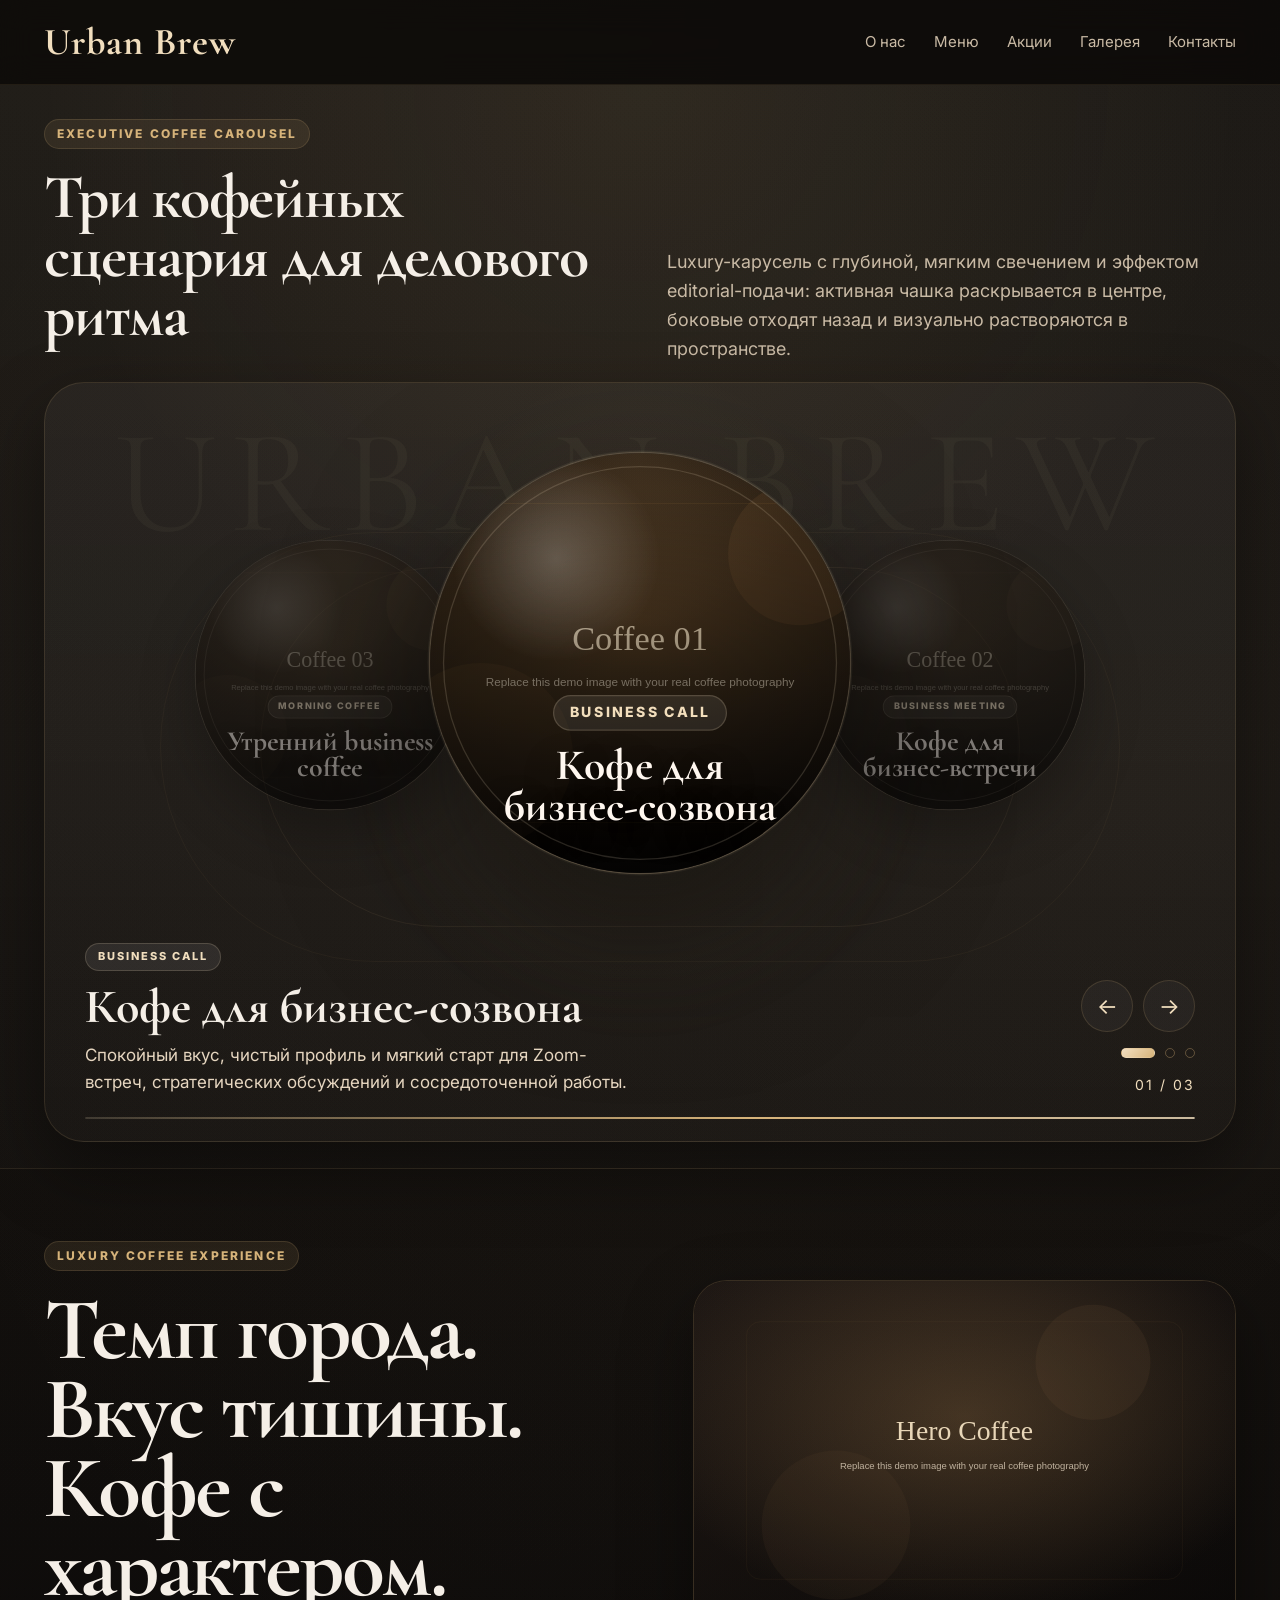
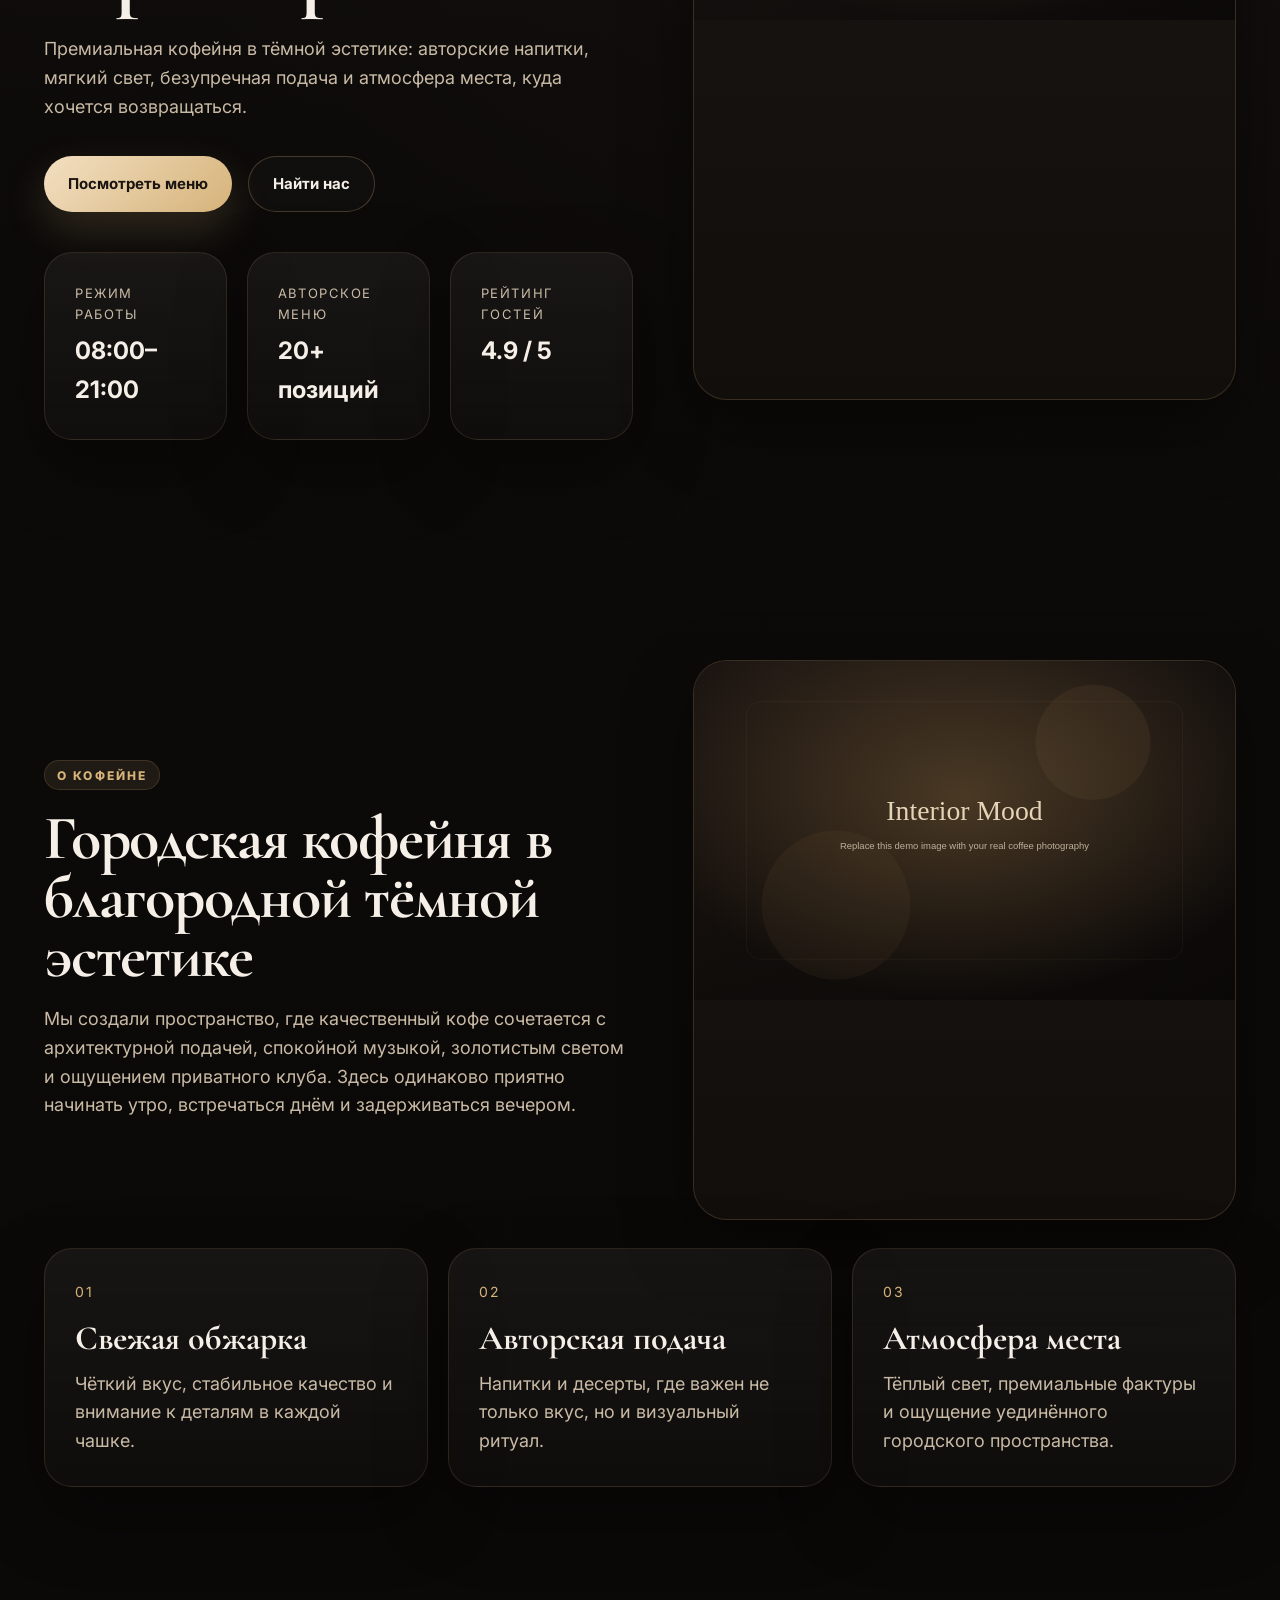
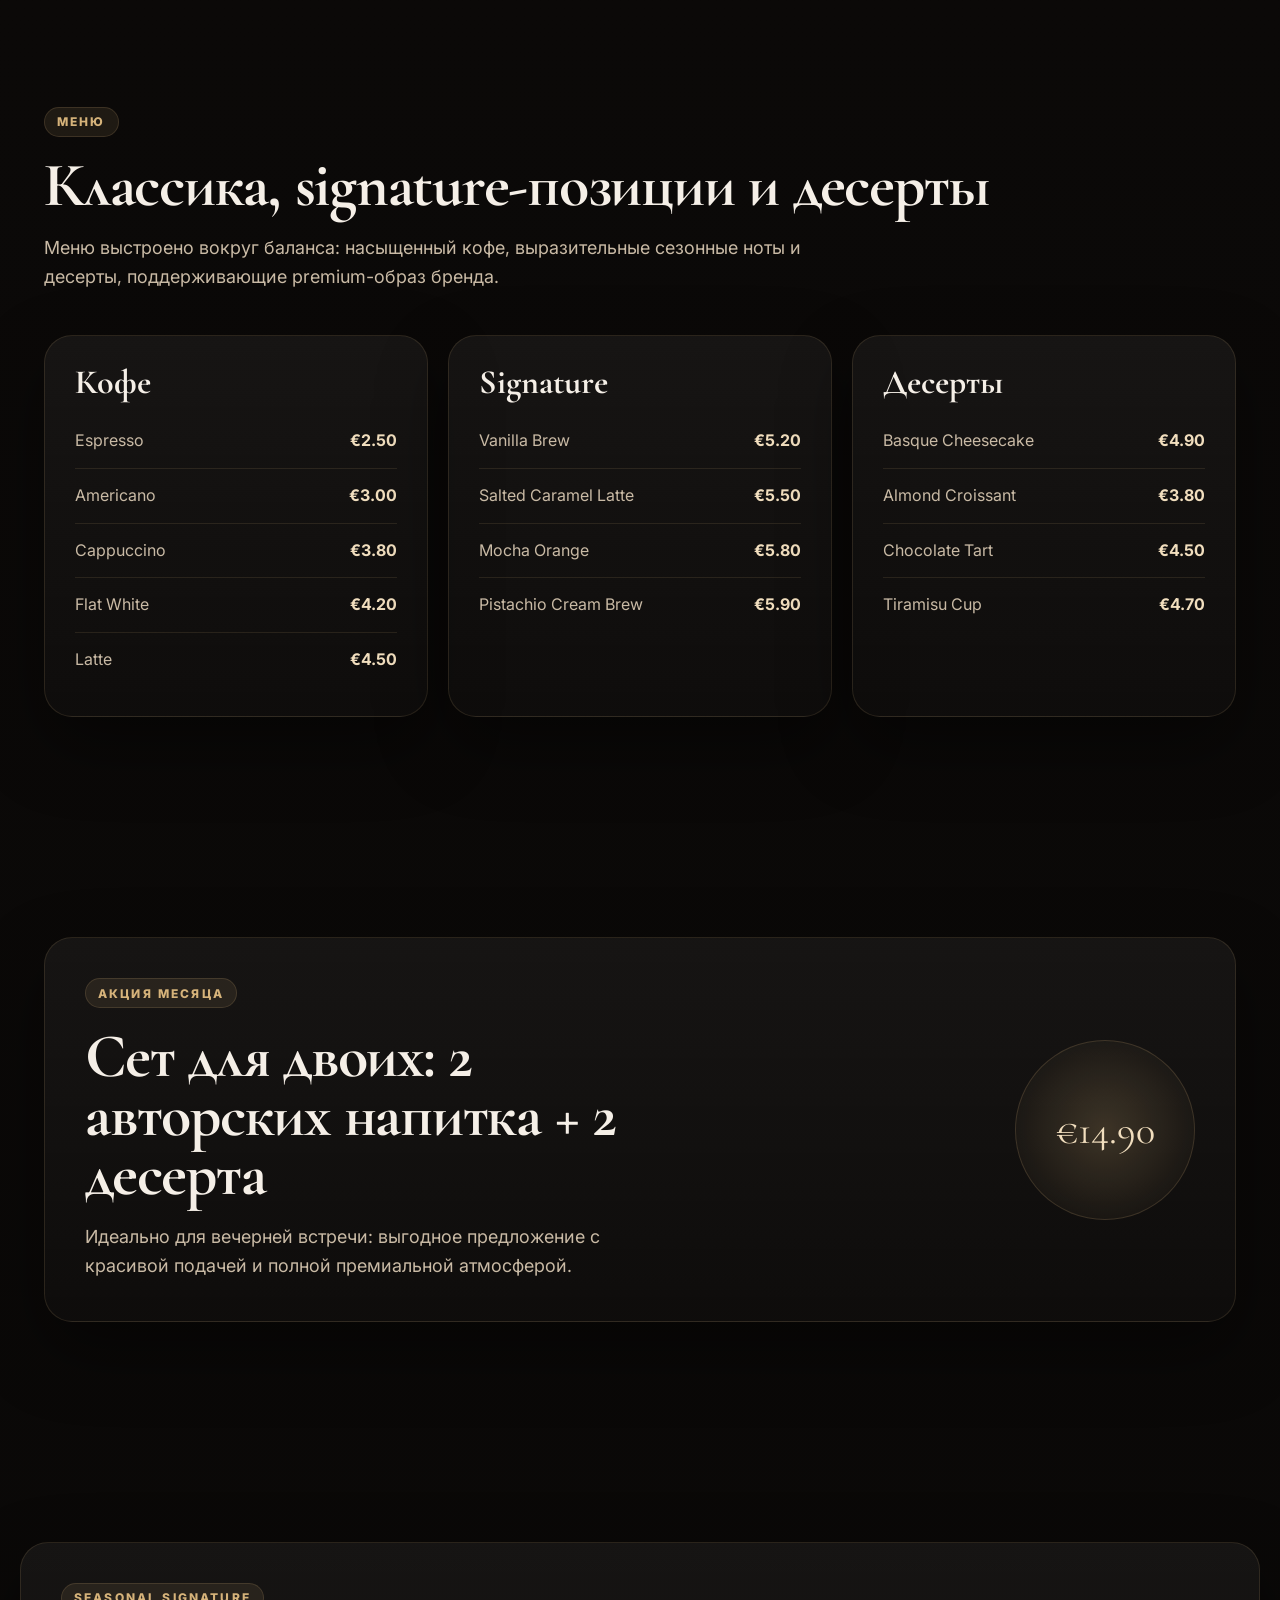
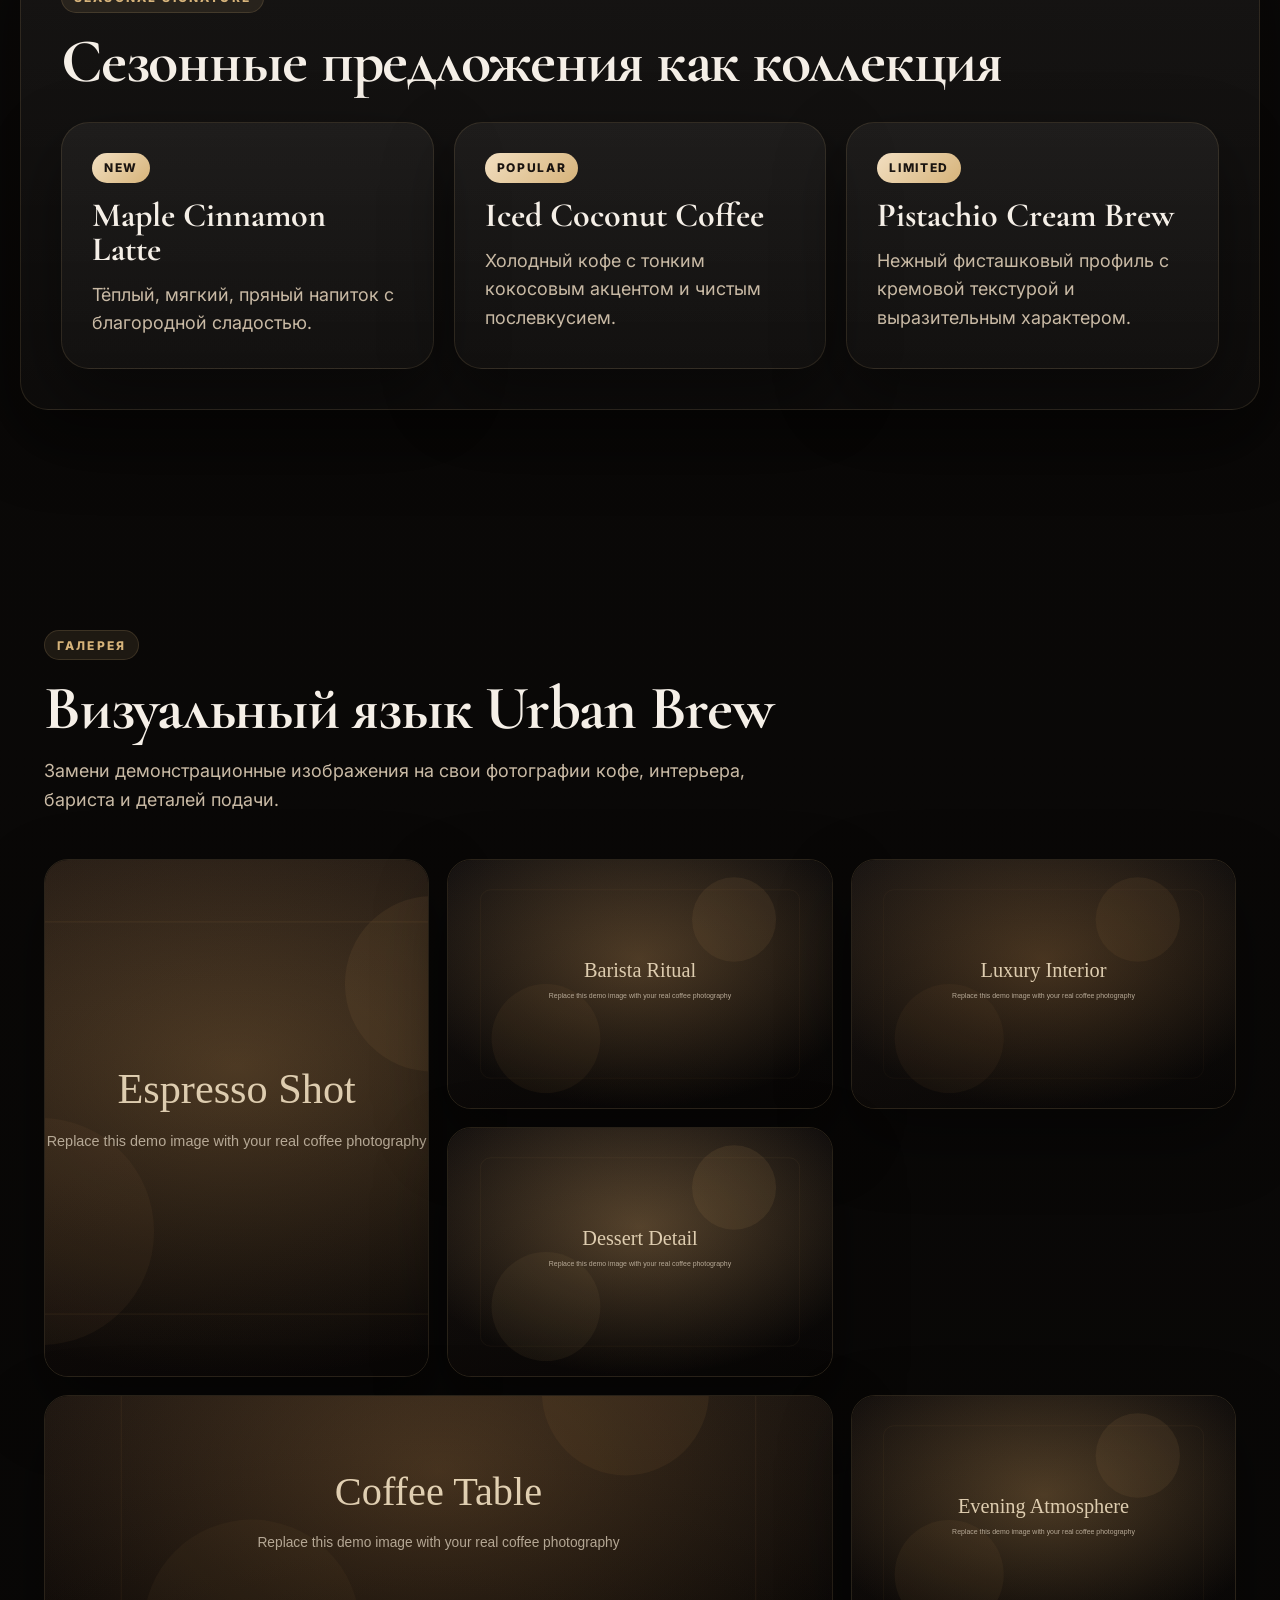
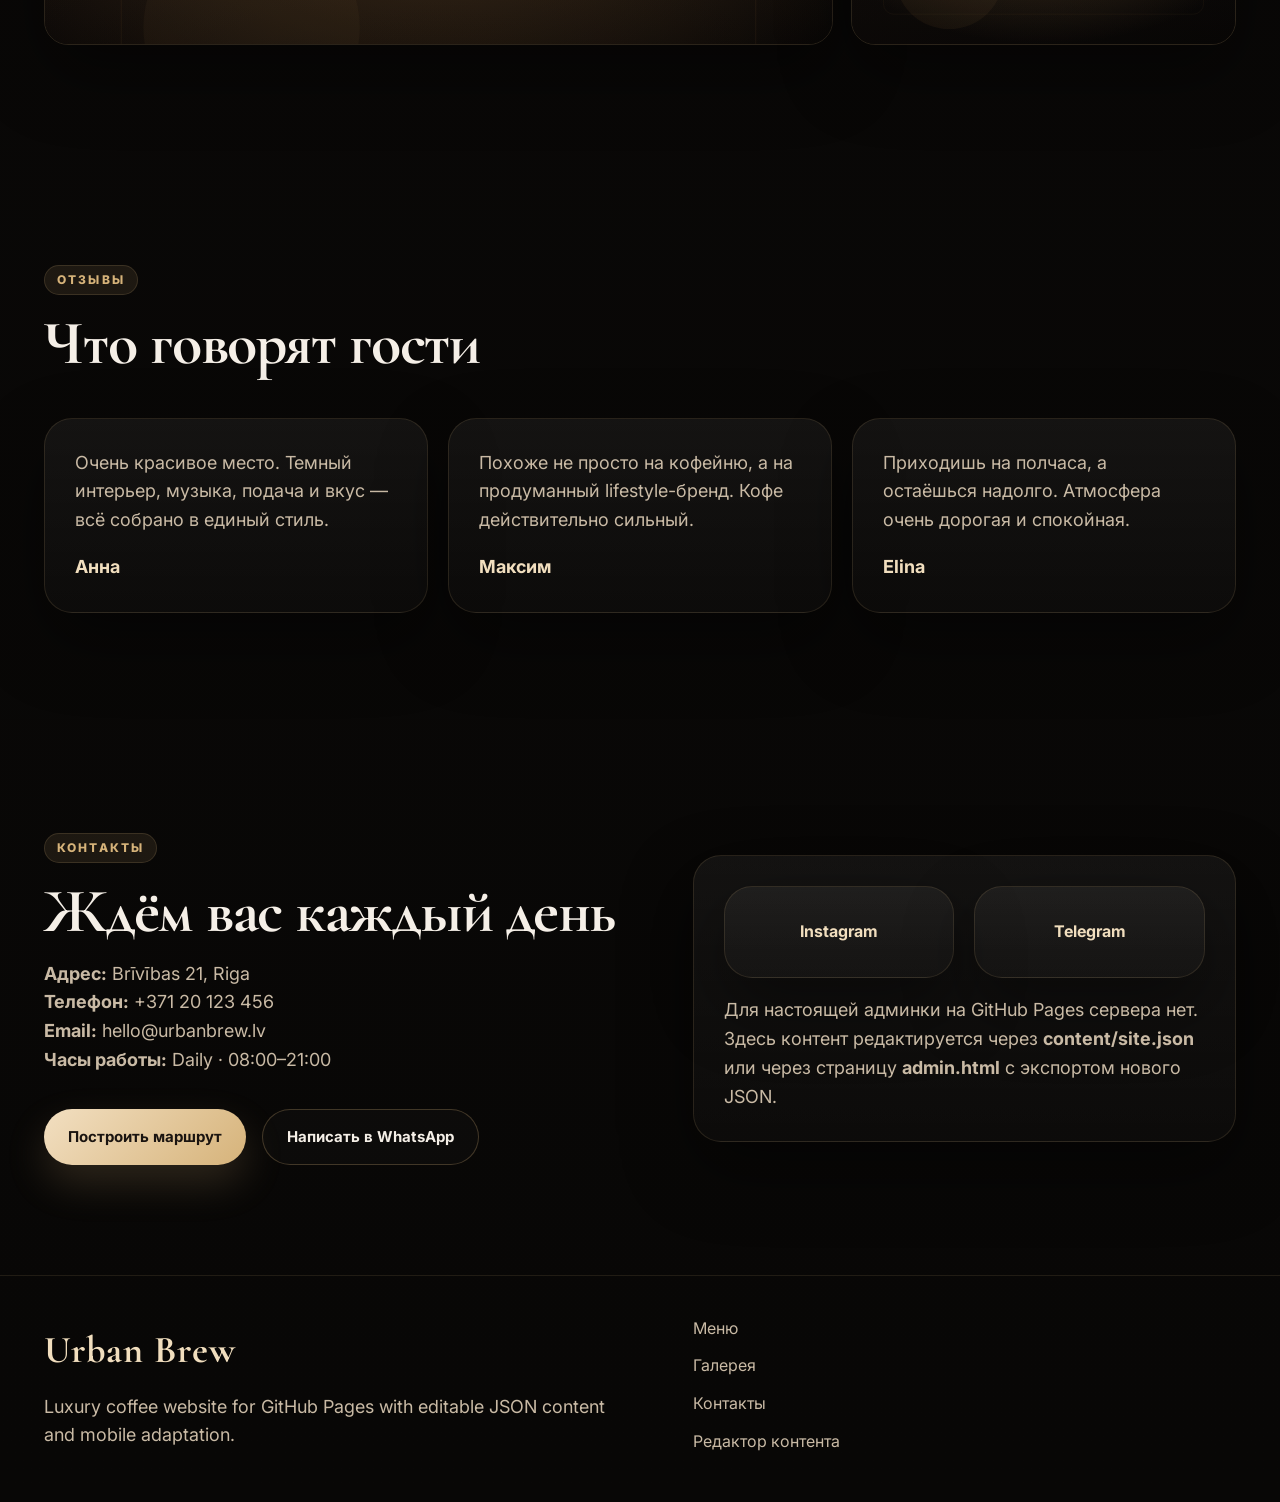
<file: index.html>
<!DOCTYPE html>
<html lang="ru">
<head>
  <meta charset="UTF-8" />
  <meta name="viewport" content="width=device-width, initial-scale=1.0" />
  <title>Urban Brew</title>
  <meta name="description" content="Premium coffee house" />
  <meta name="theme-color" content="#0f0d0c" />
  <link rel="preconnect" href="https://fonts.googleapis.com">
  <link rel="preconnect" href="https://fonts.gstatic.com" crossorigin>
  <link href="https://fonts.googleapis.com/css2?family=Cormorant+Garamond:wght@500;600;700&family=Inter:wght@400;500;600;700;800&display=swap" rel="stylesheet">
  <link rel="stylesheet" href="assets/css/styles.css" />
</head>
<body>
  <div class="page-shell">
    <header class="site-header">
      <div class="container header-row">
        <a href="#top" class="brand" data-bind="site.brand">Urban Brew</a>
        <button class="menu-toggle" aria-label="Открыть меню" aria-expanded="false">
          <span></span><span></span><span></span>
        </button>
        <nav class="site-nav">
          <a href="#about">О нас</a>
          <a href="#menu">Меню</a>
          <a href="#specials">Акции</a>
          <a href="#gallery">Галерея</a>
          <a href="#contacts">Контакты</a>
        </nav>
      </div>
    </header>

    <main id="top">
      <section class="business-slider-section">
        <div class="container">
          <div class="business-slider-top reveal">
            <div>
              <span class="eyebrow">Executive Coffee Carousel</span>
              <h2>Три кофейных сценария для делового ритма</h2>
            </div>
            <p class="section-text narrow-text">Luxury-карусель с глубиной, мягким свечением и эффектом editorial-подачи: активная чашка раскрывается в центре, боковые отходят назад и визуально растворяются в пространстве.</p>
          </div>

          <div class="business-slider-shell luxury-shell reveal delay-1">
            <div class="slider-backdrop-title" aria-hidden="true">Urban Brew</div>
            <div class="slider-stage-glow" aria-hidden="true"></div>
            <div class="slider-orbit orbit-left" aria-hidden="true"></div>
            <div class="slider-orbit orbit-right" aria-hidden="true"></div>

            <div class="business-slider" id="businessSlider"></div>

            <div class="business-slider-meta">
              <div class="business-slider-copy">
                <span class="meta-kicker" id="businessSlideMetaKicker"></span>
                <h3 id="businessSlideMetaTitle"></h3>
                <p id="businessSlideMetaText"></p>
              </div>

              <div class="business-slider-controls">
                <div class="business-slider-buttons">
                  <button class="slider-nav-button" id="businessSliderPrev" type="button" aria-label="Предыдущий слайд">←</button>
                  <button class="slider-nav-button" id="businessSliderNext" type="button" aria-label="Следующий слайд">→</button>
                </div>
                <div class="business-slider-dots" id="businessSliderDots"></div>
                <div class="business-slider-count">
                  <span id="businessSlideCurrent">01</span>
                  <span>/</span>
                  <span id="businessSlideTotal">03</span>
                </div>
              </div>
            </div>

            <div class="business-slider-progress"><span id="businessSliderProgress"></span></div>
          </div>
        </div>
      </section>

      <section class="hero-section">
        <div class="container hero-grid">
          <div class="hero-copy reveal">
            <p class="eyebrow" data-bind="hero.eyebrow"></p>
            <h1 data-bind="hero.title"></h1>
            <p class="hero-description" data-bind="hero.description"></p>
            <div class="hero-actions">
              <a class="btn btn-gold" id="primaryCta" href="#menu"></a>
              <a class="btn btn-outline" id="secondaryCta" href="#contacts"></a>
            </div>
            <div class="hero-meta" id="heroStats"></div>
          </div>
          <div class="hero-visual reveal delay-1">
            <div class="image-frame tall-frame">
              <img id="heroImage" alt="Фирменный кофейный напиток" />
            </div>
          </div>
        </div>
      </section>

      <section class="section about-section" id="about">
        <div class="container about-grid">
          <div class="reveal">
            <p class="eyebrow">О кофейне</p>
            <h2 data-bind="about.title"></h2>
            <p class="section-text" data-bind="about.text"></p>
          </div>
          <div class="reveal delay-1">
            <div class="image-frame medium-frame">
              <img id="aboutImage" alt="Интерьер кофейни" />
            </div>
          </div>
        </div>
        <div class="container feature-grid" id="aboutFeatures"></div>
      </section>

      <section class="section menu-section" id="menu">
        <div class="container section-head reveal">
          <p class="eyebrow">Меню</p>
          <h2 data-bind="menu.title"></h2>
          <p class="section-text narrow-text" data-bind="menu.description"></p>
        </div>
        <div class="container menu-grid" id="menuGrid"></div>
      </section>

      <section class="section promo-section" id="specials">
        <div class="container">
          <div class="promo-panel reveal">
            <div>
              <span class="promo-badge" data-bind="promo.badge"></span>
              <h2 data-bind="promo.title"></h2>
              <p class="section-text narrow-text" data-bind="promo.text"></p>
            </div>
            <div class="promo-price-wrap">
              <div class="promo-price" data-bind="promo.price"></div>
            </div>
          </div>
        </div>
      </section>

      <section class="section signature-section">
        <div class="container signature-panel reveal">
          <div>
            <p class="eyebrow">Seasonal Signature</p>
            <h2 data-bind="specials.title"></h2>
          </div>
          <div class="signature-grid" id="specialsGrid"></div>
        </div>
      </section>

      <section class="section gallery-section" id="gallery">
        <div class="container section-head reveal">
          <p class="eyebrow">Галерея</p>
          <h2 data-bind="gallery.title"></h2>
          <p class="section-text narrow-text" data-bind="gallery.description"></p>
        </div>
        <div class="container gallery-grid" id="galleryGrid"></div>
      </section>

      <section class="section reviews-section" id="reviews">
        <div class="container section-head reveal">
          <p class="eyebrow">Отзывы</p>
          <h2 data-bind="reviews.title"></h2>
        </div>
        <div class="container reviews-grid" id="reviewsGrid"></div>
      </section>

      <section class="section contacts-section" id="contacts">
        <div class="container contacts-grid">
          <div class="reveal">
            <p class="eyebrow">Контакты</p>
            <h2>Ждём вас каждый день</h2>
            <p class="contact-line"><strong>Адрес:</strong> <span data-bind="site.address"></span></p>
            <p class="contact-line"><strong>Телефон:</strong> <a id="phoneLink"><span data-bind="site.phone"></span></a></p>
            <p class="contact-line"><strong>Email:</strong> <a id="emailLink"><span data-bind="site.email"></span></a></p>
            <p class="contact-line"><strong>Часы работы:</strong> <span data-bind="site.hours"></span></p>
            <div class="hero-actions">
              <a class="btn btn-gold" id="mapButton" target="_blank" rel="noopener noreferrer">Построить маршрут</a>
              <a class="btn btn-outline" id="whatsButton" target="_blank" rel="noopener noreferrer">Написать в WhatsApp</a>
            </div>
          </div>
          <div class="reveal delay-1">
            <div class="contact-card">
              <div class="social-grid">
                <a class="social-card" id="instagramLink" target="_blank" rel="noopener noreferrer">Instagram</a>
                <a class="social-card" id="telegramLink" target="_blank" rel="noopener noreferrer">Telegram</a>
              </div>
              <p class="contact-note">Для настоящей админки на GitHub Pages сервера нет. Здесь контент редактируется через <strong>content/site.json</strong> или через страницу <strong>admin.html</strong> с экспортом нового JSON.</p>
            </div>
          </div>
        </div>
      </section>
    </main>

    <footer class="site-footer">
      <div class="container footer-row">
        <div>
          <a href="#top" class="brand footer-brand" data-bind="site.brand">Urban Brew</a>
          <p>Luxury coffee website for GitHub Pages with editable JSON content and mobile adaptation.</p>
        </div>
        <div class="footer-links">
          <a href="#menu">Меню</a>
          <a href="#gallery">Галерея</a>
          <a href="#contacts">Контакты</a>
          <a href="admin.html">Редактор контента</a>
        </div>
      </div>
    </footer>
  </div>

  <script src="assets/js/app.js"></script>
</body>
</html>
</file>
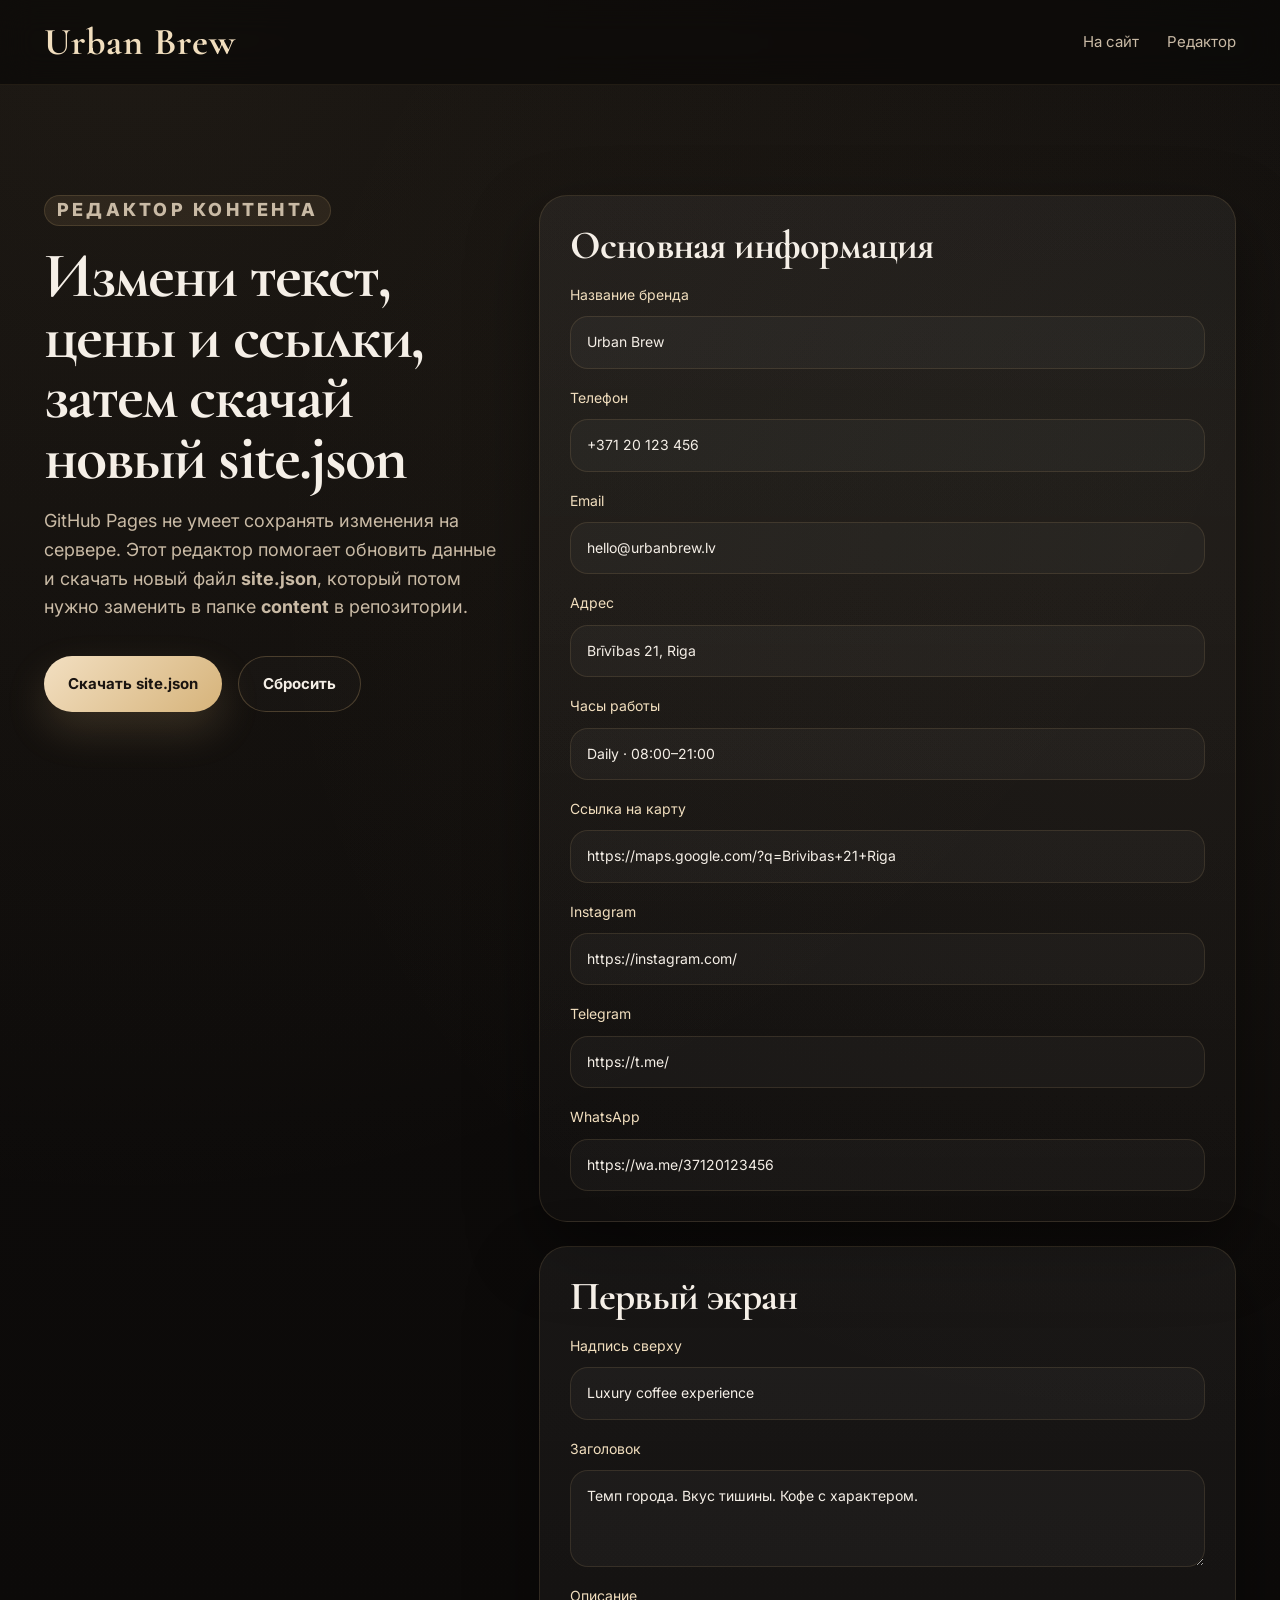
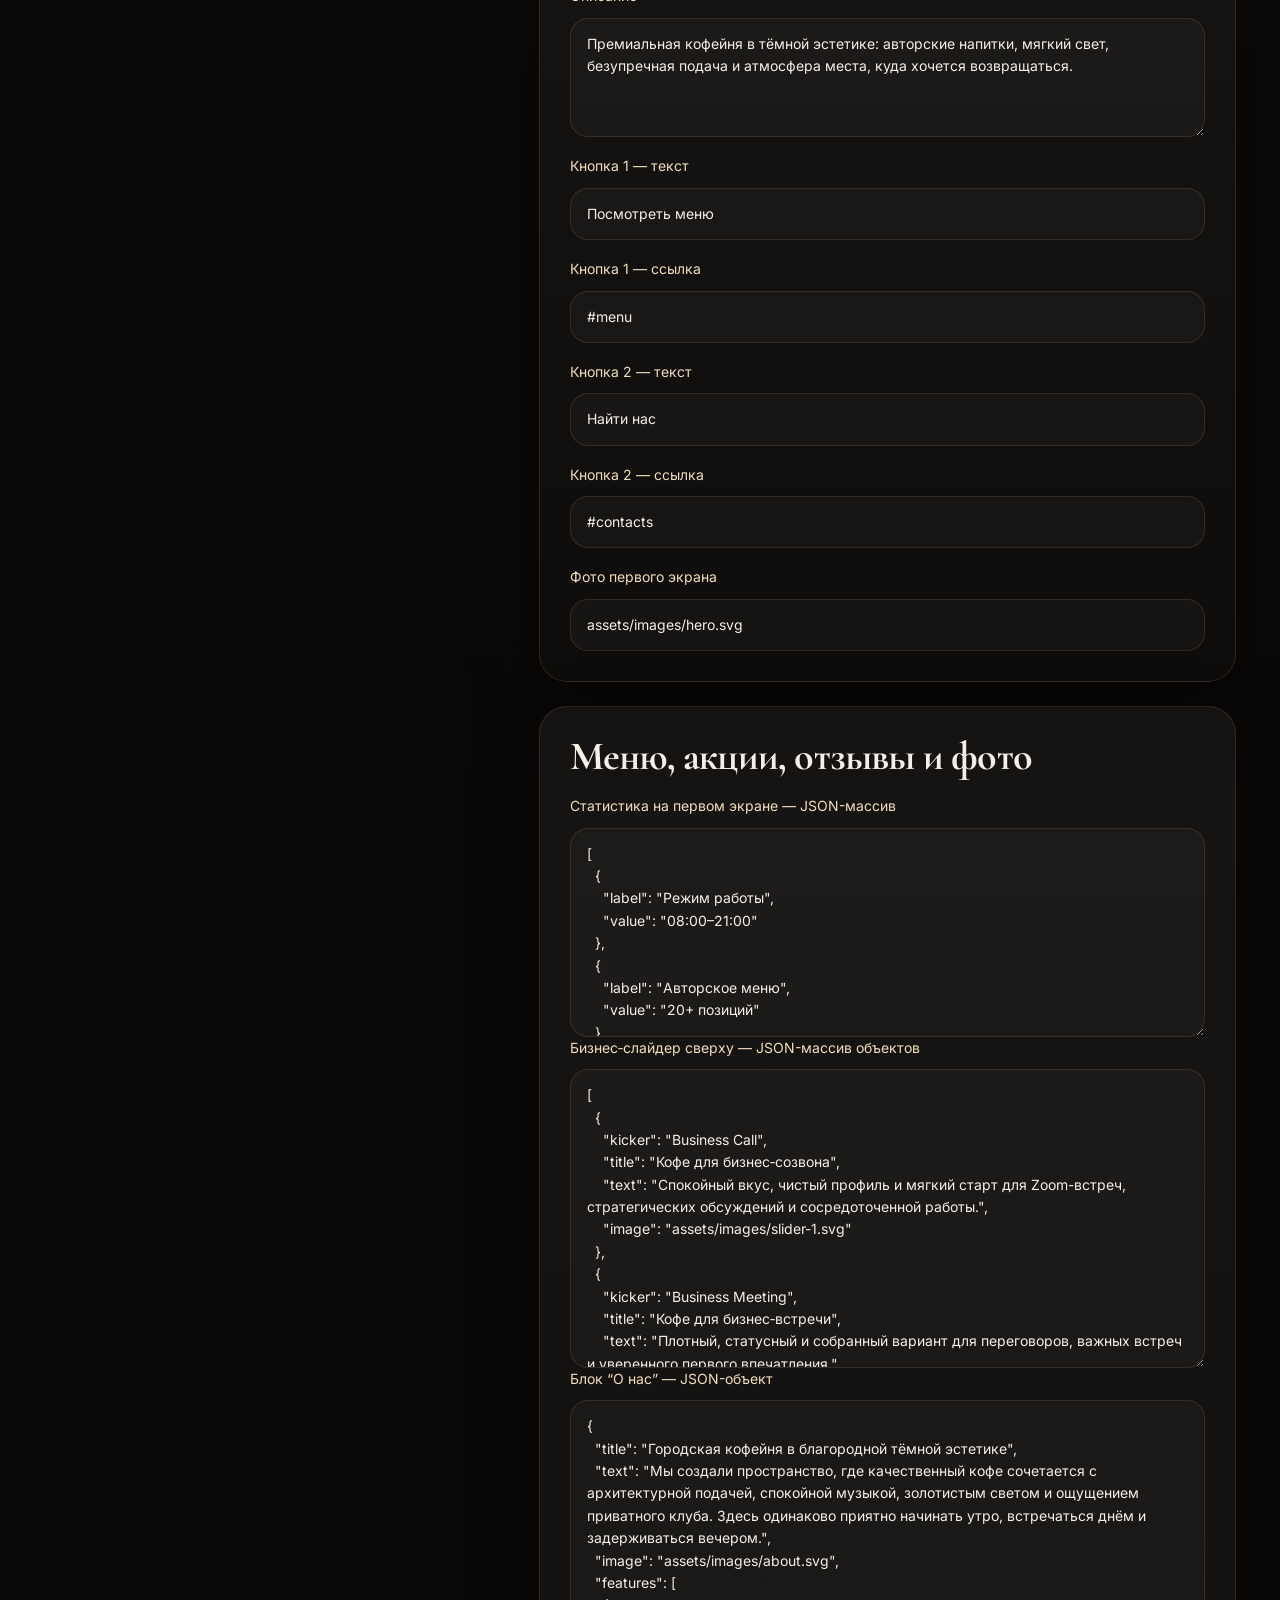
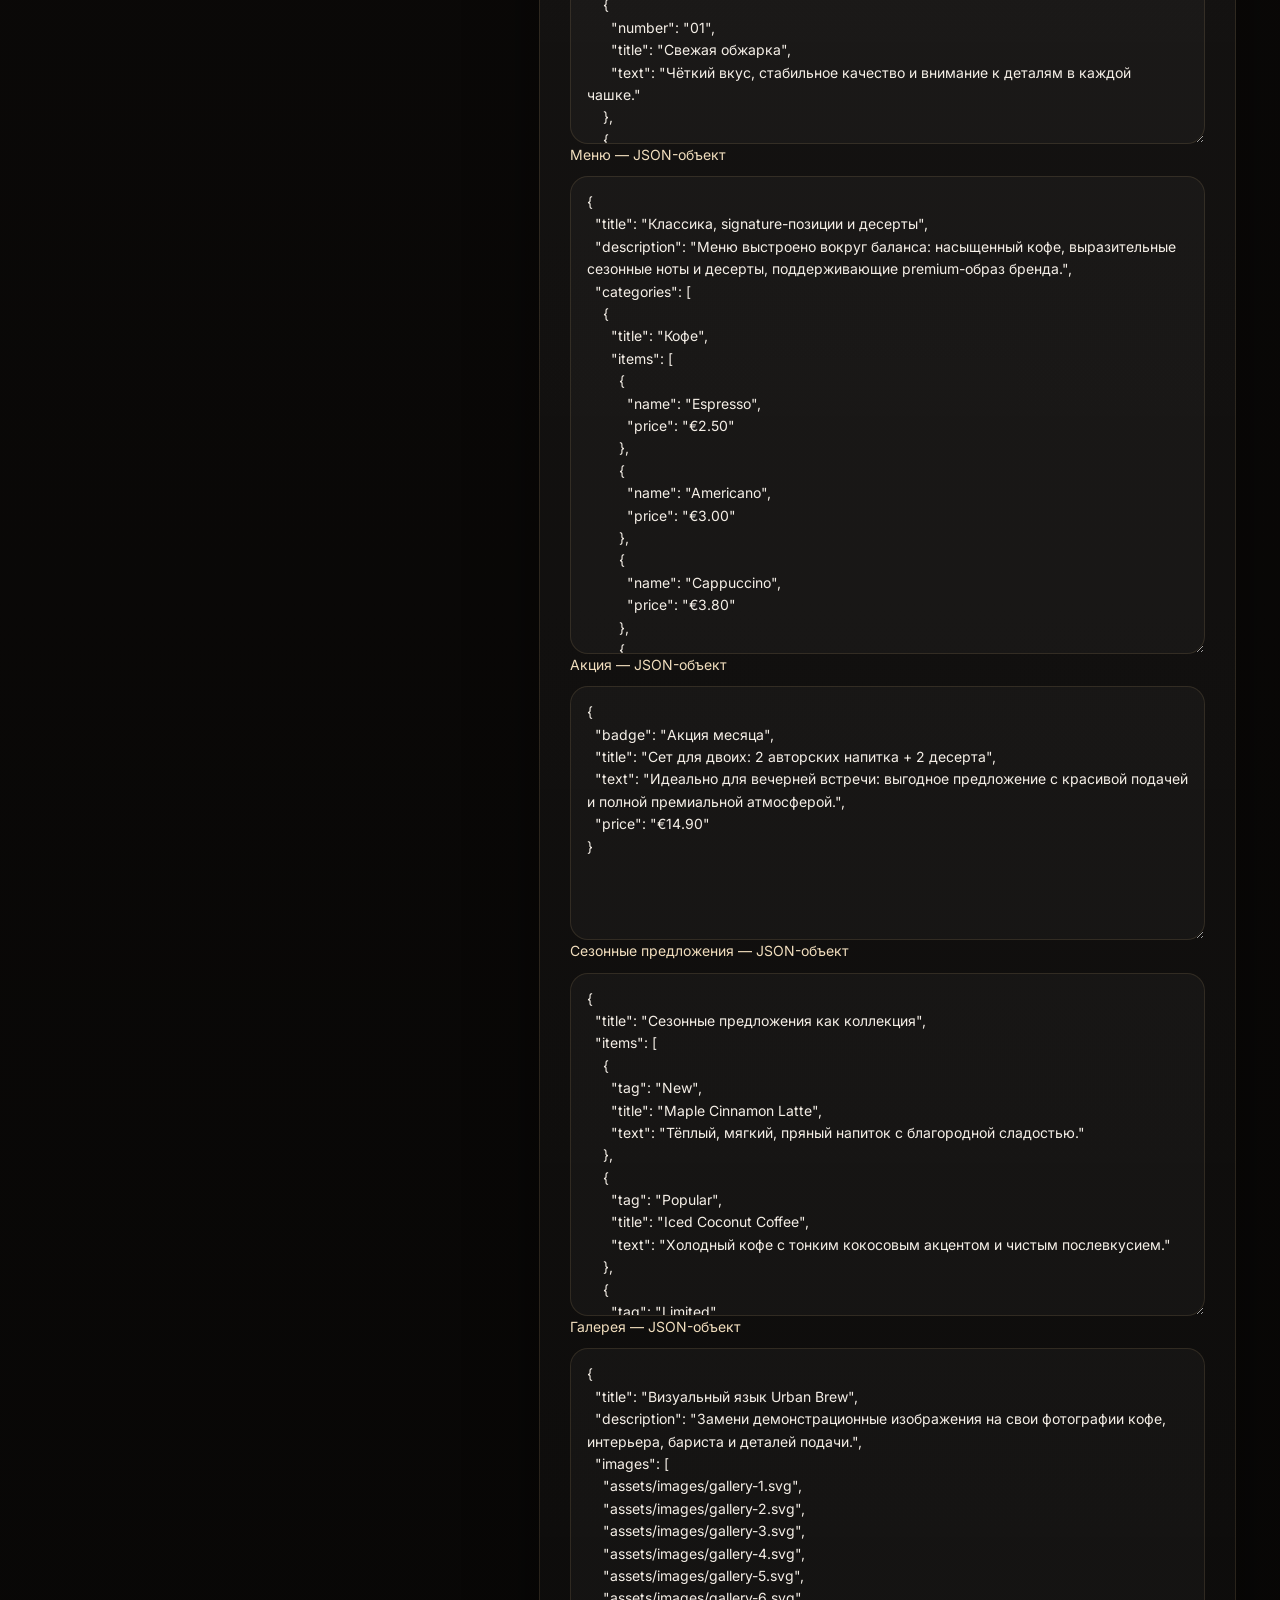
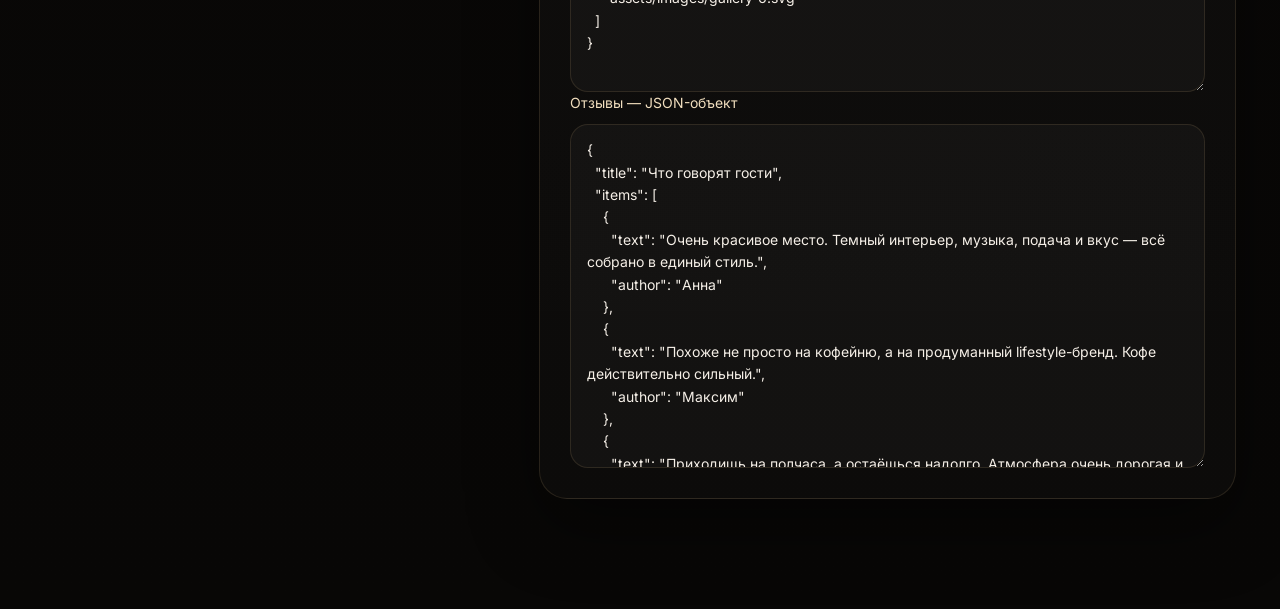
<file: admin.html>
<!DOCTYPE html>
<html lang="ru">
<head>
  <meta charset="UTF-8" />
  <meta name="viewport" content="width=device-width, initial-scale=1.0" />
  <title>Urban Brew — редактор контента</title>
  <meta name="theme-color" content="#0f0d0c" />
  <link rel="preconnect" href="https://fonts.googleapis.com">
  <link rel="preconnect" href="https://fonts.gstatic.com" crossorigin>
  <link href="https://fonts.googleapis.com/css2?family=Cormorant+Garamond:wght@500;600;700&family=Inter:wght@400;500;600;700;800&display=swap" rel="stylesheet">
  <link rel="stylesheet" href="assets/css/styles.css" />
</head>
<body>
  <div class="page-shell admin-shell">
    <header class="site-header">
      <div class="container header-row">
        <a href="index.html" class="brand">Urban Brew</a>
        <nav class="site-nav static-nav">
          <a href="index.html">На сайт</a>
          <a href="#editor">Редактор</a>
        </nav>
      </div>
    </header>

    <main class="section" id="editor">
      <div class="container admin-layout">
        <div class="admin-intro reveal in-view">
          <p class="eyebrow">Редактор контента</p>
          <h1 class="admin-title">Измени текст, цены и ссылки, затем скачай новый site.json</h1>
          <p class="section-text">GitHub Pages не умеет сохранять изменения на сервере. Этот редактор помогает обновить данные и скачать новый файл <strong>site.json</strong>, который потом нужно заменить в папке <strong>content</strong> в репозитории.</p>
          <div class="hero-actions">
            <button class="btn btn-gold" id="downloadJson">Скачать site.json</button>
            <button class="btn btn-outline" id="resetForm">Сбросить</button>
          </div>
        </div>

        <form class="admin-form reveal in-view" id="adminForm">
          <section class="admin-section">
            <h2>Основная информация</h2>
            <div class="form-grid">
              <label>Название бренда<input name="site.brand" /></label>
              <label>Телефон<input name="site.phone" /></label>
              <label>Email<input name="site.email" /></label>
              <label>Адрес<input name="site.address" /></label>
              <label>Часы работы<input name="site.hours" /></label>
              <label>Ссылка на карту<input name="site.mapUrl" /></label>
              <label>Instagram<input name="site.instagram" /></label>
              <label>Telegram<input name="site.telegram" /></label>
              <label>WhatsApp<input name="site.whatsapp" /></label>
            </div>
          </section>

          <section class="admin-section">
            <h2>Первый экран</h2>
            <div class="form-grid">
              <label>Надпись сверху<input name="hero.eyebrow" /></label>
              <label>Заголовок<textarea name="hero.title" rows="3"></textarea></label>
              <label>Описание<textarea name="hero.description" rows="4"></textarea></label>
              <label>Кнопка 1 — текст<input name="hero.primaryCtaText" /></label>
              <label>Кнопка 1 — ссылка<input name="hero.primaryCtaLink" /></label>
              <label>Кнопка 2 — текст<input name="hero.secondaryCtaText" /></label>
              <label>Кнопка 2 — ссылка<input name="hero.secondaryCtaLink" /></label>
              <label>Фото первого экрана<input name="hero.heroImage" /></label>
            </div>
          </section>

          <section class="admin-section">
            <h2>Меню, акции, отзывы и фото</h2>
            <label>Статистика на первом экране — JSON-массив<textarea name="hero.stats" rows="8"></textarea></label>
            <label>Бизнес‑слайдер сверху — JSON-массив объектов<textarea name="businessCoffeeSlides" rows="12"></textarea></label>
            <label>Блок “О нас” — JSON-объект<textarea name="about" rows="14"></textarea></label>
            <label>Меню — JSON-объект<textarea name="menu" rows="20"></textarea></label>
            <label>Акция — JSON-объект<textarea name="promo" rows="10"></textarea></label>
            <label>Сезонные предложения — JSON-объект<textarea name="specials" rows="14"></textarea></label>
            <label>Галерея — JSON-объект<textarea name="gallery" rows="14"></textarea></label>
            <label>Отзывы — JSON-объект<textarea name="reviews" rows="14"></textarea></label>
          </section>
        </form>
      </div>
    </main>
  </div>

  <script src="assets/js/admin.js"></script>
</body>
</html>
</file>
<file: assets/css/styles.css>
:root {
  --bg: #0b0908;
  --bg-soft: #14100e;
  --bg-card: rgba(255, 250, 244, 0.04);
  --bg-card-strong: rgba(255, 250, 244, 0.07);
  --line: rgba(214, 179, 122, 0.16);
  --gold: #d6b37a;
  --gold-soft: #f1debe;
  --text: #f5efe7;
  --muted: #c9baa5;
  --shadow: 0 28px 70px rgba(0, 0, 0, 0.42);
  --radius: 28px;
  --container: 1240px;
}

* {
  box-sizing: border-box;
  margin: 0;
  padding: 0;
}

html {
  scroll-behavior: smooth;
}

body {
  font-family: 'Inter', sans-serif;
  background:
    radial-gradient(circle at 10% 0%, rgba(214, 179, 122, 0.08), transparent 22%),
    radial-gradient(circle at 90% 10%, rgba(214, 179, 122, 0.05), transparent 18%),
    linear-gradient(180deg, #0f0d0c 0%, #0b0908 40%, #080706 100%);
  color: var(--text);
  line-height: 1.6;
  overflow-x: hidden;
}

a {
  color: inherit;
  text-decoration: none;
}

img {
  display: block;
  width: 100%;
  height: 100%;
  object-fit: cover;
}

button,
input,
textarea {
  font: inherit;
}

button {
  border: 0;
  background: transparent;
  cursor: pointer;
}

.container {
  width: 100%;
  max-width: var(--container);
  margin: 0 auto;
  padding: 0 24px;
}

.page-shell {
  min-height: 100vh;
}

.brand,
h1,
h2,
h3,
.admin-title {
  font-family: 'Cormorant Garamond', serif;
}

.brand {
  font-size: 38px;
  font-weight: 700;
  letter-spacing: 0.02em;
  color: var(--gold-soft);
}

.site-header {
  position: sticky;
  top: 0;
  z-index: 100;
  backdrop-filter: blur(16px);
  background: rgba(11, 9, 8, 0.72);
  border-bottom: 1px solid rgba(214, 179, 122, 0.1);
}

.header-row {
  min-height: 84px;
  display: flex;
  align-items: center;
  justify-content: space-between;
  gap: 20px;
}

.site-nav {
  display: flex;
  align-items: center;
  gap: 28px;
}

.site-nav a {
  font-size: 15px;
  color: var(--muted);
  transition: color 0.25s ease;
}

.site-nav a:hover {
  color: var(--gold-soft);
}

.menu-toggle {
  display: none;
  width: 46px;
  height: 46px;
  align-items: center;
  justify-content: center;
  flex-direction: column;
  gap: 5px;
  border-radius: 50%;
  border: 1px solid rgba(214, 179, 122, 0.18);
}

.menu-toggle span {
  width: 18px;
  height: 2px;
  border-radius: 99px;
  background: var(--gold-soft);
}

.business-slider-section {
  padding: 34px 0 26px;
  border-bottom: 1px solid rgba(214, 179, 122, 0.1);
  background:
    radial-gradient(circle at 50% 0%, rgba(214, 179, 122, 0.08), transparent 48%),
    linear-gradient(180deg, rgba(255,255,255,0.018), rgba(255,255,255,0.01));
}

.business-slider-top {
  display: grid;
  grid-template-columns: 1.02fr 0.98fr;
  gap: 30px;
  align-items: end;
  margin-bottom: 18px;
}

.luxury-shell {
  position: relative;
  height: 760px;
  overflow: hidden;
  border-radius: 40px;
  border: 1px solid rgba(214, 179, 122, 0.14);
  background:
    radial-gradient(circle at 50% 24%, rgba(214, 179, 122, 0.08), transparent 24%),
    linear-gradient(180deg, rgba(255,255,255,0.045), rgba(255,255,255,0.015));
  box-shadow: var(--shadow);
}

.slider-backdrop-title {
  position: absolute;
  left: 50%;
  top: 26px;
  transform: translateX(-50%);
  font-family: 'Cormorant Garamond', serif;
  font-size: 148px;
  line-height: 1;
  letter-spacing: 0.08em;
  text-transform: uppercase;
  color: rgba(241, 222, 190, 0.04);
  pointer-events: none;
  white-space: nowrap;
}

.slider-stage-glow {
  position: absolute;
  left: 50%;
  top: 49%;
  width: 560px;
  height: 560px;
  transform: translate(-50%, -50%);
  border-radius: 50%;
  background: radial-gradient(circle, rgba(214, 179, 122, 0.18) 0%, rgba(214, 179, 122, 0.06) 32%, transparent 70%);
  filter: blur(20px);
  pointer-events: none;
}

.slider-orbit {
  position: absolute;
  top: 48%;
  left: 50%;
  border: 1px solid rgba(214, 179, 122, 0.08);
  border-radius: 999px;
  transform: translate(-50%, -50%);
  pointer-events: none;
}

.orbit-left {
  width: 760px;
  height: 360px;
}

.orbit-right {
  width: 960px;
  height: 430px;
  opacity: 0.55;
}

.business-slider {
  position: relative;
  width: 100%;
  height: 540px;
}

.business-slide {
  position: absolute;
  top: 52%;
  left: 50%;
  width: 330px;
  aspect-ratio: 1 / 1;
  border-radius: 50%;
  overflow: hidden;
  cursor: pointer;
  border: 1px solid rgba(214, 179, 122, 0.16);
  background: var(--bg-card-strong);
  box-shadow: var(--shadow);
  transition:
    transform 0.9s cubic-bezier(0.22, 1, 0.36, 1),
    opacity 0.7s ease,
    filter 0.7s ease,
    box-shadow 0.7s ease;
}

.business-slide:focus-visible {
  outline: 2px solid rgba(241, 222, 190, 0.55);
  outline-offset: 6px;
}

.business-slide-ring,
.business-slide-shine,
.business-slide-overlay {
  position: absolute;
  inset: 0;
}

.business-slide-ring {
  border-radius: 50%;
  border: 1px solid rgba(241, 222, 190, 0.16);
  inset: 10px;
  z-index: 3;
}

.business-slide-shine {
  z-index: 1;
  background: radial-gradient(circle at 30% 25%, rgba(255,255,255,0.22), transparent 24%);
  mix-blend-mode: screen;
}

.business-slide-overlay {
  z-index: 1;
  background:
    linear-gradient(180deg, rgba(0,0,0,0.02) 8%, rgba(0,0,0,0.34) 45%, rgba(0,0,0,0.72) 100%),
    radial-gradient(circle at 50% 0%, rgba(214,179,122,0.1), transparent 38%);
}

.business-slide-content {
  position: absolute;
  left: 0;
  right: 0;
  bottom: 0;
  z-index: 4;
  padding: 30px 28px 34px;
  text-align: center;
}

.business-slide-kicker,
.meta-kicker {
  display: inline-flex;
  align-items: center;
  justify-content: center;
  min-height: 28px;
  padding: 0 12px;
  border-radius: 999px;
  border: 1px solid rgba(241, 222, 190, 0.18);
  background: rgba(255,255,255,0.08);
  color: var(--gold-soft);
  font-size: 11px;
  letter-spacing: 0.18em;
  text-transform: uppercase;
  font-weight: 800;
}

.business-slide-kicker {
  margin-bottom: 12px;
}

.business-slide h3 {
  margin-bottom: 0;
  line-height: 0.96;
  color: #fff7ef;
  text-shadow: 0 10px 28px rgba(0, 0, 0, 0.35);
}

.business-slide.is-active {
  transform: translate(-50%, -50%) scale(1.28);
  opacity: 1;
  filter: saturate(1.05);
  box-shadow: 0 42px 120px rgba(0, 0, 0, 0.52), 0 0 0 1px rgba(241, 222, 190, 0.08);
  z-index: 4;
}

.business-slide.is-prev {
  transform: translate(calc(-50% - 310px), calc(-50% + 12px)) scale(0.82);
  opacity: 0.62;
  filter: blur(0.6px) brightness(0.72) saturate(0.78);
  z-index: 2;
}

.business-slide.is-next {
  transform: translate(calc(-50% + 310px), calc(-50% + 12px)) scale(0.82);
  opacity: 0.62;
  filter: blur(0.6px) brightness(0.72) saturate(0.78);
  z-index: 2;
}

.business-slide.is-hidden-left {
  transform: translate(calc(-50% - 630px), calc(-50% + 24px)) scale(0.46);
  opacity: 0;
  filter: blur(6px) brightness(0.48) saturate(0.5);
  z-index: 1;
}

.business-slide.is-hidden-right {
  transform: translate(calc(-50% + 630px), calc(-50% + 24px)) scale(0.46);
  opacity: 0;
  filter: blur(6px) brightness(0.48) saturate(0.5);
  z-index: 1;
}

.business-slider-meta {
  position: absolute;
  left: 40px;
  right: 40px;
  bottom: 44px;
  z-index: 5;
  display: grid;
  grid-template-columns: 1.1fr auto;
  gap: 24px;
  align-items: end;
}

.business-slider-copy {
  max-width: 620px;
}

.business-slider-copy .meta-kicker {
  margin-bottom: 14px;
}

.business-slider-copy h3 {
  font-size: 48px;
  line-height: 0.94;
  margin-bottom: 12px;
}

.business-slider-copy p {
  color: #e6d6c0;
  font-size: 17px;
  max-width: 560px;
}

.business-slider-controls {
  display: grid;
  gap: 16px;
  justify-items: end;
}

.business-slider-buttons {
  display: flex;
  gap: 10px;
}

.slider-nav-button {
  width: 52px;
  height: 52px;
  border-radius: 50%;
  border: 1px solid rgba(214, 179, 122, 0.16);
  background: rgba(255,255,255,0.04);
  color: var(--gold-soft);
  font-size: 22px;
  transition: transform 0.25s ease, border-color 0.25s ease, background 0.25s ease;
}

.slider-nav-button:hover {
  transform: translateY(-2px);
  border-color: rgba(214, 179, 122, 0.34);
  background: rgba(255,255,255,0.06);
}

.business-slider-dots {
  position: relative;
  z-index: 5;
  display: flex;
  justify-content: flex-end;
  gap: 10px;
}

.business-dot {
  width: 10px;
  height: 10px;
  border-radius: 999px;
  border: 1px solid rgba(214, 179, 122, 0.35);
  background: transparent;
  transition: width 0.25s ease, background 0.25s ease, border-color 0.25s ease;
}

.business-dot.active {
  width: 34px;
  background: linear-gradient(135deg, #f2dfc1 0%, #d6b37a 100%);
  border-color: transparent;
}

.business-slider-count {
  color: var(--gold-soft);
  font-size: 14px;
  letter-spacing: 0.14em;
  text-transform: uppercase;
}

.business-slider-progress {
  position: absolute;
  left: 40px;
  right: 40px;
  bottom: 22px;
  height: 2px;
  border-radius: 999px;
  background: rgba(241, 222, 190, 0.08);
  overflow: hidden;
}

.business-slider-progress span {
  display: block;
  height: 100%;
  width: 0;
  border-radius: inherit;
  background: linear-gradient(90deg, rgba(241,222,190,0.1) 0%, rgba(214,179,122,1) 60%, rgba(241,222,190,0.8) 100%);
}

.hero-section {
  padding: 72px 0 110px;
}

.hero-grid,
.about-grid,
.contacts-grid,
.footer-row,
.promo-panel {
  display: grid;
  grid-template-columns: 1.04fr 0.96fr;
  gap: 60px;
  align-items: center;
}

.eyebrow,
.promo-badge {
  display: inline-flex;
  align-items: center;
  min-height: 30px;
  padding: 0 12px;
  margin-bottom: 20px;
  border-radius: 999px;
  background: rgba(214, 179, 122, 0.1);
  border: 1px solid rgba(214, 179, 122, 0.16);
  font-size: 12px;
  font-weight: 800;
  text-transform: uppercase;
  letter-spacing: 0.18em;
  color: var(--gold);
}

h1 {
  font-size: 88px;
  line-height: 0.9;
  letter-spacing: -0.03em;
  margin-bottom: 28px;
  max-width: 780px;
}

h2 {
  font-size: 62px;
  line-height: 0.95;
  letter-spacing: -0.02em;
  margin-bottom: 18px;
}

h3 {
  font-size: 34px;
  line-height: 1;
  margin-bottom: 14px;
}

.hero-description,
.section-text,
.contact-line,
.review-card p,
.feature-card p,
.signature-card p,
.site-footer p,
.contact-note,
.admin-intro p,
label {
  color: var(--muted);
  font-size: 18px;
}

.narrow-text {
  max-width: 760px;
}

.hero-actions {
  display: flex;
  flex-wrap: wrap;
  gap: 16px;
  margin-top: 34px;
}

.btn {
  display: inline-flex;
  align-items: center;
  justify-content: center;
  min-height: 56px;
  padding: 0 24px;
  border-radius: 999px;
  font-weight: 700;
  font-size: 15px;
  transition: transform 0.25s ease, border-color 0.25s ease, opacity 0.25s ease;
}

.btn:hover {
  transform: translateY(-2px);
}

.btn-gold {
  color: #1a1410;
  background: linear-gradient(135deg, #f2dfc1 0%, #d6b37a 100%);
  box-shadow: 0 18px 40px rgba(214, 179, 122, 0.18);
}

.btn-outline {
  color: var(--text);
  border: 1px solid rgba(214, 179, 122, 0.26);
  background: rgba(255, 255, 255, 0.02);
}

.btn-outline:hover {
  border-color: rgba(214, 179, 122, 0.45);
}

.hero-meta,
.feature-grid,
.menu-grid,
.signature-grid,
.reviews-grid,
.social-grid {
  display: grid;
  grid-template-columns: repeat(3, 1fr);
  gap: 20px;
}

.hero-meta {
  margin-top: 40px;
}

.meta-card,
.feature-card,
.menu-card,
.signature-card,
.review-card,
.promo-panel,
.signature-panel,
.contact-card,
.social-card,
.admin-section {
  background: linear-gradient(180deg, rgba(255,255,255,0.05), rgba(255,255,255,0.02));
  border: 1px solid rgba(214, 179, 122, 0.14);
  box-shadow: var(--shadow);
  border-radius: var(--radius);
}

.meta-card,
.feature-card,
.menu-card,
.signature-card,
.review-card,
.contact-card,
.admin-section {
  padding: 30px;
}

.meta-card span {
  display: block;
  margin-bottom: 8px;
  font-size: 13px;
  color: var(--muted);
  letter-spacing: 0.12em;
  text-transform: uppercase;
}

.meta-card strong,
.promo-price {
  font-size: 24px;
  color: var(--text);
}

.image-frame {
  position: relative;
  overflow: hidden;
  border-radius: 34px;
  border: 1px solid rgba(214, 179, 122, 0.18);
  background: #15110e;
  box-shadow: var(--shadow);
}

.image-frame::after,
.gallery-item::after {
  content: '';
  position: absolute;
  inset: 0;
  background: linear-gradient(180deg, rgba(255,255,255,0.02), rgba(0,0,0,0.18));
  pointer-events: none;
}

.tall-frame {
  min-height: 720px;
}

.medium-frame {
  min-height: 560px;
}

.section {
  padding: 110px 0;
}

.section-head {
  margin-bottom: 44px;
}

.feature-grid,
.menu-grid,
.reviews-grid {
  margin-top: 28px;
}

.feature-number {
  display: inline-block;
  margin-bottom: 18px;
  font-size: 14px;
  color: var(--gold);
  letter-spacing: 0.16em;
}

.menu-card ul {
  list-style: none;
}

.menu-card li {
  display: flex;
  justify-content: space-between;
  align-items: center;
  gap: 16px;
  padding: 14px 0;
  border-bottom: 1px solid rgba(214, 179, 122, 0.12);
}

.menu-card li:last-child {
  border-bottom: 0;
}

.menu-card li span {
  color: var(--muted);
}

.menu-card li strong {
  color: var(--gold-soft);
}

.promo-panel {
  padding: 40px;
}

.promo-price-wrap {
  display: flex;
  justify-content: flex-end;
}

.promo-price {
  width: 180px;
  height: 180px;
  border-radius: 50%;
  display: flex;
  align-items: center;
  justify-content: center;
  background: radial-gradient(circle, rgba(214, 179, 122, 0.22) 0%, rgba(214, 179, 122, 0.05) 70%);
  border: 1px solid rgba(214, 179, 122, 0.18);
  color: var(--gold-soft);
  font-size: 40px;
  font-family: 'Cormorant Garamond', serif;
}

.signature-panel {
  padding: 40px;
}

.signature-grid {
  margin-top: 30px;
}

.tag {
  display: inline-flex;
  align-items: center;
  min-height: 30px;
  padding: 0 12px;
  margin-bottom: 16px;
  border-radius: 999px;
  background: linear-gradient(135deg, #f2dfc1 0%, #d6b37a 100%);
  color: #1a1410;
  font-size: 12px;
  font-weight: 800;
  letter-spacing: 0.14em;
  text-transform: uppercase;
}

.gallery-grid {
  display: grid;
  grid-template-columns: repeat(3, 1fr);
  grid-auto-rows: 250px;
  gap: 18px;
}

.gallery-item {
  position: relative;
  overflow: hidden;
  border-radius: 24px;
  border: 1px solid rgba(214, 179, 122, 0.16);
  box-shadow: var(--shadow);
}

.gallery-item.large {
  grid-row: span 2;
}

.gallery-item.wide {
  grid-column: span 2;
}

.review-card strong {
  display: inline-block;
  margin-top: 18px;
  color: var(--gold-soft);
  font-size: 18px;
}

.social-grid {
  grid-template-columns: repeat(2, 1fr);
  margin-bottom: 18px;
}

.social-card {
  display: flex;
  align-items: center;
  justify-content: center;
  min-height: 92px;
  color: var(--gold-soft);
  font-weight: 700;
}

.site-footer {
  padding: 40px 0 48px;
  border-top: 1px solid rgba(214, 179, 122, 0.12);
}

.footer-brand {
  display: inline-block;
  margin-bottom: 12px;
}

.footer-links {
  display: flex;
  flex-direction: column;
  gap: 12px;
  align-items: flex-start;
}

.footer-links a {
  color: var(--muted);
}

.footer-links a:hover {
  color: var(--gold-soft);
}

.reveal {
  opacity: 0;
  transform: translateY(28px);
  transition: opacity 0.75s ease, transform 0.75s ease;
}

.reveal.in-view {
  opacity: 1;
  transform: translateY(0);
}

.delay-1 { transition-delay: 0.12s; }
.delay-2 { transition-delay: 0.24s; }

/* Admin */
.admin-shell .site-header {
  position: sticky;
}

.admin-layout {
  display: grid;
  grid-template-columns: 0.8fr 1.2fr;
  gap: 30px;
}

.admin-title {
  font-size: 64px;
  line-height: 0.95;
  margin-bottom: 18px;
}

.admin-form {
  display: grid;
  gap: 24px;
}

.admin-section h2 {
  font-size: 40px;
  margin-bottom: 20px;
}

.form-grid {
  display: grid;
  gap: 18px;
}

label {
  display: grid;
  gap: 10px;
  font-size: 14px;
  color: var(--gold-soft);
}

input,
textarea {
  width: 100%;
  border-radius: 18px;
  border: 1px solid rgba(214, 179, 122, 0.14);
  background: rgba(255, 255, 255, 0.03);
  color: var(--text);
  padding: 14px 16px;
  resize: vertical;
}

input:focus,
textarea:focus {
  outline: 1px solid rgba(214, 179, 122, 0.42);
  border-color: rgba(214, 179, 122, 0.35);
}

@media (max-width: 1180px) {
  h1 { font-size: 70px; }
  h2 { font-size: 52px; }
  .hero-grid,
  .about-grid,
  .contacts-grid,
  .footer-row,
  .promo-panel,
  .admin-layout,
  .hero-meta,
  .feature-grid,
  .menu-grid,
  .signature-grid,
  .reviews-grid {
    grid-template-columns: 1fr;
  }

  .promo-price-wrap { justify-content: flex-start; }
  .tall-frame { min-height: 520px; }
  .medium-frame { min-height: 400px; }
  .business-slider-top,
  .business-slider-meta { grid-template-columns: 1fr; }
  .luxury-shell { height: 720px; }
  .slider-backdrop-title { font-size: 110px; top: 36px; }
  .business-slider { height: 500px; }
  .business-slide { width: 290px; }
  .business-slide.is-prev { transform: translate(calc(-50% - 220px), calc(-50% + 12px)) scale(0.74); }
  .business-slide.is-next { transform: translate(calc(-50% + 220px), calc(-50% + 12px)) scale(0.74); }
  .business-slider-controls { justify-items: start; }
  .gallery-grid { grid-template-columns: 1fr 1fr; }
  .gallery-item.large,
  .gallery-item.wide { grid-row: span 1; grid-column: span 1; }
}

@media (max-width: 780px) {
  .menu-toggle {
    display: inline-flex;
  }

  .site-nav:not(.static-nav) {
    position: absolute;
    top: calc(100% + 10px);
    left: 16px;
    right: 16px;
    display: flex;
    flex-direction: column;
    align-items: flex-start;
    gap: 14px;
    padding: 18px;
    border-radius: 24px;
    background: rgba(11, 9, 8, 0.98);
    border: 1px solid rgba(214, 179, 122, 0.14);
    box-shadow: var(--shadow);
    opacity: 0;
    pointer-events: none;
    transform: translateY(-10px);
    transition: 0.25s ease;
  }

  .site-nav.open {
    opacity: 1;
    pointer-events: auto;
    transform: translateY(0);
  }

  .business-slider-section { padding: 24px 0 10px; }
  .business-slider-top { grid-template-columns: 1fr; gap: 16px; }
  .luxury-shell { height: 610px; border-radius: 28px; }
  .slider-backdrop-title { font-size: 60px; top: 26px; }
  .slider-stage-glow { width: 320px; height: 320px; top: 40%; }
  .orbit-left { width: 320px; height: 150px; }
  .orbit-right { width: 420px; height: 200px; }
  .business-slider { height: 340px; }
  .business-slide { width: 218px; }
  .business-slide.is-active { transform: translate(-50%, -50%) scale(1.06); }
  .business-slide.is-prev { transform: translate(calc(-50% - 116px), calc(-50% + 10px)) scale(0.66); }
  .business-slide.is-next { transform: translate(calc(-50% + 116px), calc(-50% + 10px)) scale(0.66); }
  .business-slide.is-hidden-left { transform: translate(calc(-50% - 260px), calc(-50% + 18px)) scale(0.36); }
  .business-slide.is-hidden-right { transform: translate(calc(-50% + 260px), calc(-50% + 18px)) scale(0.36); }
  .business-slide-content { padding: 18px 16px 22px; }
  .business-slide h3 { font-size: 24px; }
  .business-slider-meta { left: 18px; right: 18px; bottom: 26px; gap: 18px; }
  .business-slider-copy h3 { font-size: 30px; }
  .business-slider-copy p { font-size: 14px; }
  .business-slider-controls { justify-items: start; gap: 12px; }
  .slider-nav-button { width: 44px; height: 44px; font-size: 18px; }
  .business-slider-progress { left: 18px; right: 18px; bottom: 12px; }
  .hero-section { padding: 44px 0 80px; }
  .section { padding: 84px 0; }
  h1 { font-size: 48px; }
  h2 { font-size: 38px; }
  h3 { font-size: 28px; }

  .hero-description,
  .section-text,
  .contact-line,
  .review-card p,
  .feature-card p,
  .signature-card p,
  .site-footer p,
  .contact-note,
  .admin-intro p,
  label {
    font-size: 16px;
  }

  .tall-frame, .medium-frame { min-height: 320px; }
  .gallery-grid, .social-grid { grid-template-columns: 1fr; }
  .admin-title { font-size: 44px; }
  .admin-section h2 { font-size: 30px; }
}
</file>
